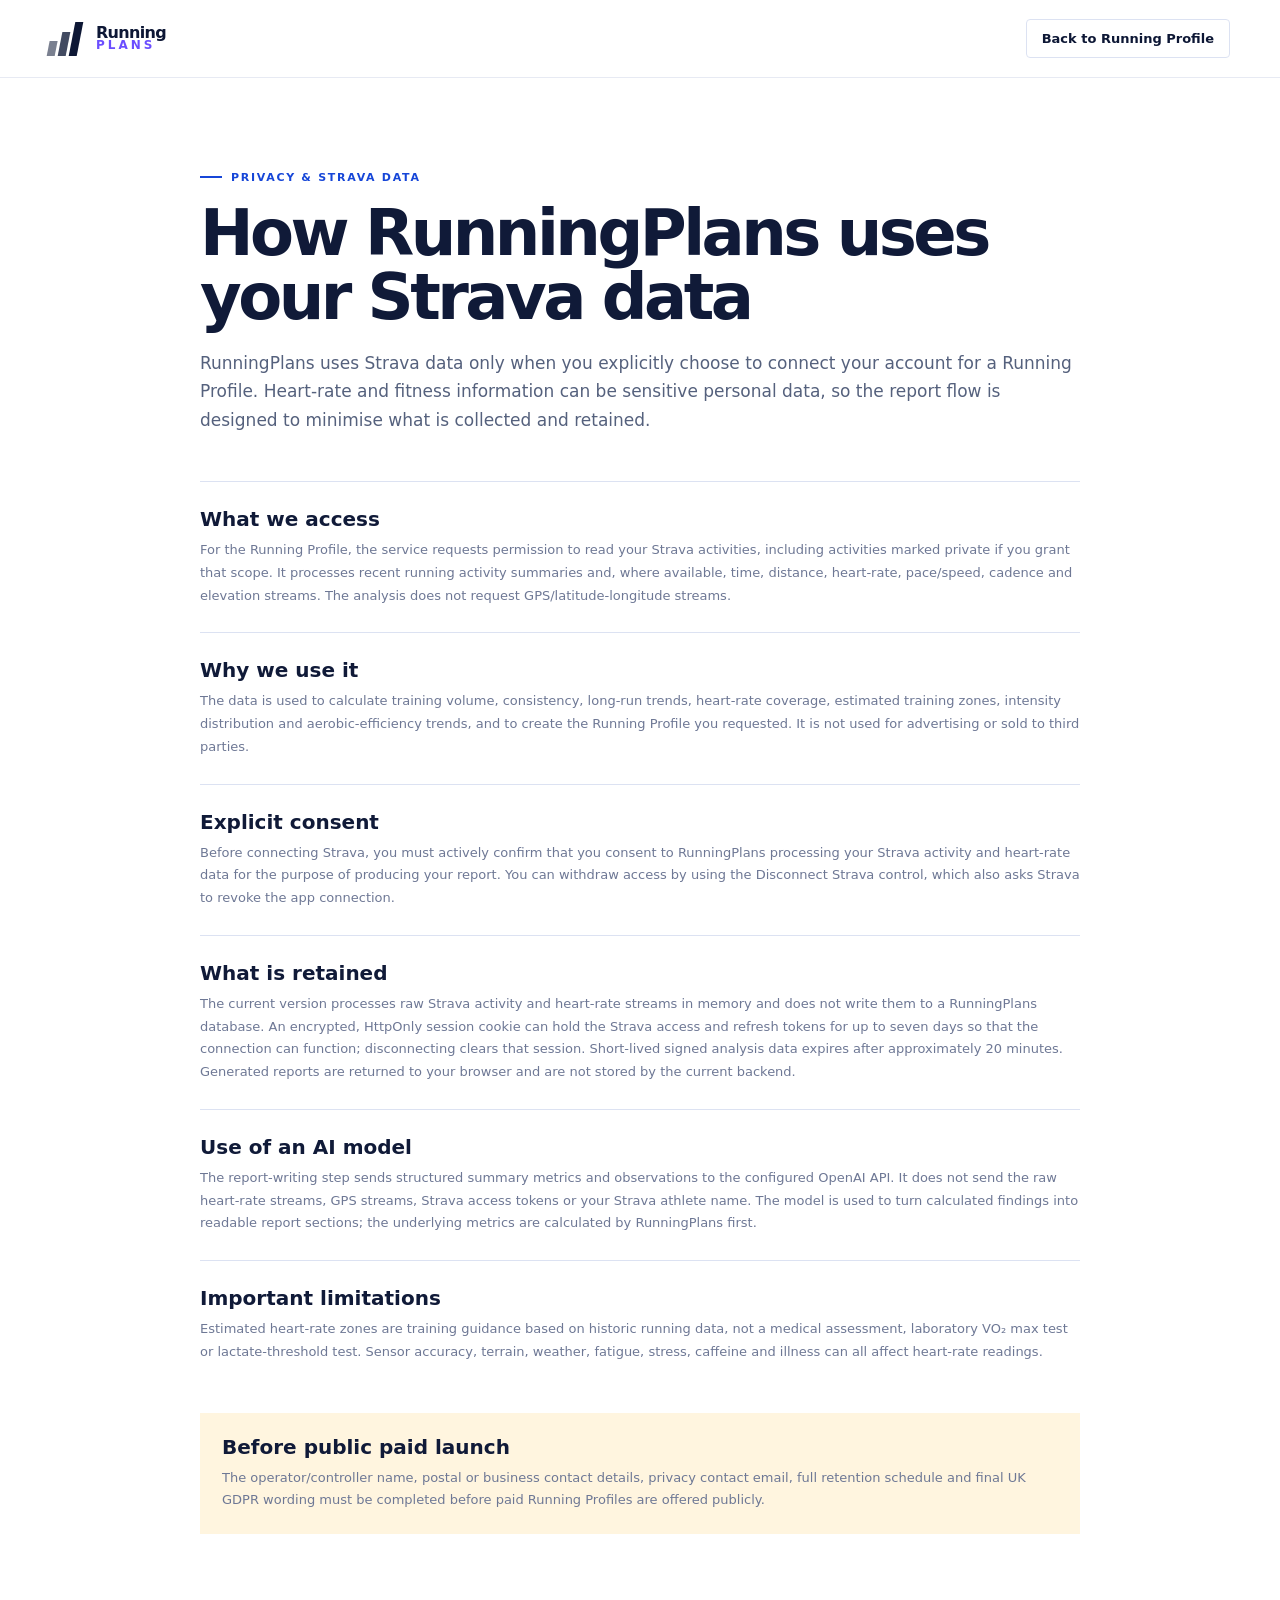
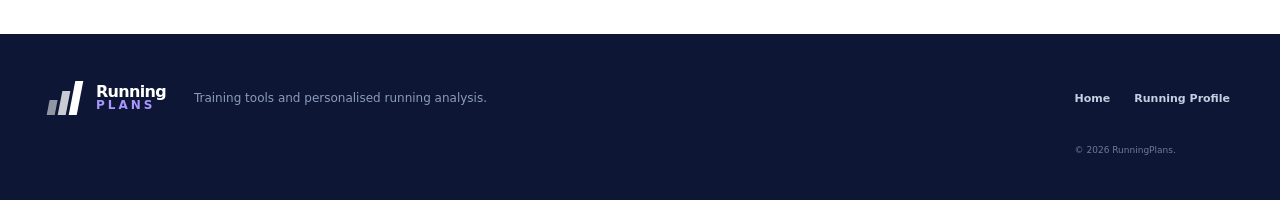
<file: privacy.html>
<!doctype html>
<html lang="en-GB">
<head>
  <meta charset="UTF-8">
  <meta name="viewport" content="width=device-width, initial-scale=1.0">
  <meta name="theme-color" content="#1646d8">
  <title>RunningPlans — Strava privacy & data use</title>
  <link rel="stylesheet" href="./styles.css?v=20260925-4">
</head>
<body>
  <header class="site-header"><div class="page-width nav-wrap"><a class="brand" href="./"><span class="brand-mark" aria-hidden="true"><span></span><span></span><span></span></span><span class="brand-name"><strong>Running</strong><em>PLANS</em></span></a><a class="button button-outline button-small" href="./#running-profile">Back to Running Profile</a></div></header>
  <main class="privacy-page page-width">
    <span class="eyebrow"><span></span>PRIVACY &amp; STRAVA DATA</span>
    <h1>How RunningPlans uses your Strava data</h1>
    <p class="privacy-lead">RunningPlans uses Strava data only when you explicitly choose to connect your account for a Running Profile. Heart-rate and fitness information can be sensitive personal data, so the report flow is designed to minimise what is collected and retained.</p>

    <section><h2>What we access</h2><p>For the Running Profile, the service requests permission to read your Strava activities, including activities marked private if you grant that scope. It processes recent running activity summaries and, where available, time, distance, heart-rate, pace/speed, cadence and elevation streams. The analysis does not request GPS/latitude-longitude streams.</p></section>

    <section><h2>Why we use it</h2><p>The data is used to calculate training volume, consistency, long-run trends, heart-rate coverage, estimated training zones, intensity distribution and aerobic-efficiency trends, and to create the Running Profile you requested. It is not used for advertising or sold to third parties.</p></section>

    <section><h2>Explicit consent</h2><p>Before connecting Strava, you must actively confirm that you consent to RunningPlans processing your Strava activity and heart-rate data for the purpose of producing your report. You can withdraw access by using the Disconnect Strava control, which also asks Strava to revoke the app connection.</p></section>

    <section><h2>What is retained</h2><p>The current version processes raw Strava activity and heart-rate streams in memory and does not write them to a RunningPlans database. An encrypted, HttpOnly session cookie can hold the Strava access and refresh tokens for up to seven days so that the connection can function; disconnecting clears that session. Short-lived signed analysis data expires after approximately 20 minutes. Generated reports are returned to your browser and are not stored by the current backend.</p></section>

    <section><h2>Use of an AI model</h2><p>The report-writing step sends structured summary metrics and observations to the configured OpenAI API. It does not send the raw heart-rate streams, GPS streams, Strava access tokens or your Strava athlete name. The model is used to turn calculated findings into readable report sections; the underlying metrics are calculated by RunningPlans first.</p></section>

    <section><h2>Important limitations</h2><p>Estimated heart-rate zones are training guidance based on historic running data, not a medical assessment, laboratory VO₂ max test or lactate-threshold test. Sensor accuracy, terrain, weather, fatigue, stress, caffeine and illness can all affect heart-rate readings.</p></section>

    <section class="privacy-launch-note"><h2>Before public paid launch</h2><p>The operator/controller name, postal or business contact details, privacy contact email, full retention schedule and final UK GDPR wording must be completed before paid Running Profiles are offered publicly.</p></section>
  </main>
  <footer class="site-footer"><div class="page-width footer-grid"><a class="brand brand-inverse" href="./"><span class="brand-mark" aria-hidden="true"><span></span><span></span><span></span></span><span class="brand-name"><strong>Running</strong><em>PLANS</em></span></a><p>Training tools and personalised running analysis.</p><nav><a href="./">Home</a><a href="./#running-profile">Running Profile</a></nav><small>© 2026 RunningPlans.</small></div></footer>
</body>
</html>
</file>
<file: styles.css>
:root{font-family:Inter,ui-sans-serif,system-ui,-apple-system,BlinkMacSystemFont,"Segoe UI",sans-serif;color:#101a38;background:#f6f8ff;font-synthesis:none;text-rendering:optimizeLegibility;--blue:#1646d8;--blue-dark:#0d2f9f;--navy:#0d1735;--violet:#6b4eff;--lavender:#a997ff;--sky:#dce8ff;--mist:#f6f8ff;--line:#dce2f2;--muted:#6e7895;--white:#fff;--shadow:0 18px 55px rgba(26,49,112,.12)}
*{box-sizing:border-box}html{scroll-behavior:smooth}body{margin:0;min-width:320px;min-height:100vh;background:#fff}button,input,select{font:inherit}button,a{-webkit-tap-highlight-color:transparent}button{cursor:pointer}a{color:inherit;text-decoration:none}.page-width{width:min(1180px,calc(100% - 48px));margin:0 auto}
.brand{display:inline-flex;align-items:center;gap:11px;color:var(--navy)}.brand-inverse{color:#fff}.brand-mark{width:35px;height:34px;display:flex;align-items:flex-end;gap:3px;transform:skewX(-11deg)}.brand-mark span{display:block;width:8px;background:currentColor}.brand-mark span:nth-child(1){height:15px;opacity:.55}.brand-mark span:nth-child(2){height:24px;opacity:.78}.brand-mark span:nth-child(3){height:34px}.brand-name{display:grid;line-height:.91;letter-spacing:-.7px}.brand-name strong{font-size:16px;font-weight:900}.brand-name em{font-size:12px;font-weight:800;letter-spacing:3px;font-style:normal;color:var(--violet)}.brand-inverse .brand-name em{color:var(--lavender)}
.button{min-height:48px;border:0;border-radius:4px;padding:0 20px;display:inline-flex;align-items:center;justify-content:center;gap:9px;font-weight:800;font-size:14px;transition:transform .18s ease,box-shadow .18s ease,background .18s ease}.button:hover{transform:translateY(-2px)}.button:focus-visible,.choice-card:focus-visible,.chip-button:focus-visible,.back-button:focus-visible,.menu-button:focus-visible{outline:3px solid rgba(107,78,255,.35);outline-offset:3px}.button-primary{color:#fff;background:var(--blue);box-shadow:0 10px 24px rgba(22,70,216,.22)}.button-primary:hover{background:var(--blue-dark);box-shadow:0 14px 28px rgba(22,70,216,.28)}.button-light{color:var(--navy);background:#fff}.button-outline{color:var(--navy);background:transparent;border:1px solid var(--line)}.button-small{min-height:39px;padding:0 15px;font-size:13px}.eyebrow{display:inline-flex;align-items:center;gap:9px;color:var(--blue);font-size:11px;line-height:1;letter-spacing:1.7px;font-weight:900;text-transform:uppercase}.eyebrow>span{width:22px;height:2px;background:currentColor}.eyebrow.light{color:#bdcaff}
.site-header{height:78px;display:flex;align-items:center;border-bottom:1px solid #e7eaf3;background:rgba(255,255,255,.97);position:sticky;top:0;z-index:50;backdrop-filter:blur(12px)}.nav-wrap{display:flex;align-items:center;justify-content:space-between}.desktop-nav{display:flex;align-items:center;gap:30px}.desktop-nav>a:not(.button){font-weight:700;font-size:13px;color:#3e4865}.desktop-nav>a:hover{color:var(--blue)}.menu-button{display:none;border:0;background:transparent;width:42px;height:42px;padding:9px}.menu-button span{display:block;height:2px;background:var(--navy);margin:5px 0}.mobile-nav{position:absolute;top:78px;left:0;right:0;background:#fff;border-bottom:1px solid var(--line);box-shadow:var(--shadow);padding:16px 24px}.mobile-nav a{display:block;padding:13px 0;font-weight:800;color:var(--navy)}
.hero-section{min-height:670px;padding:78px 0 90px;position:relative;overflow:hidden;background:linear-gradient(118deg,#fbfcff 0%,#f2f5ff 54%,#e5ecff 100%)}.hero-section:before{content:"";position:absolute;width:420px;height:420px;left:-160px;bottom:-230px;border:80px solid rgba(22,70,216,.04);border-radius:50%}.hero-grid{display:grid;grid-template-columns:.95fr 1.05fr;align-items:center;gap:72px}.hero-copy{position:relative;z-index:2}.hero-copy h1{margin:22px 0 24px;font-size:clamp(46px,5vw,72px);line-height:.99;letter-spacing:-4.2px;color:var(--navy)}.hero-copy h1 em{color:var(--blue);font-style:normal}.hero-copy>p{max-width:600px;margin:0;color:#55617d;font-size:18px;line-height:1.7}.hero-actions{display:flex;align-items:center;gap:22px;margin:34px 0}.text-link{font-size:13px;font-weight:800;color:var(--navy)}.text-link:hover{color:var(--blue)}.hero-proof{display:flex;align-items:center;gap:11px;color:#69738d;font-size:11px;font-weight:900;letter-spacing:.6px;text-transform:uppercase}.hero-proof i{width:4px;height:4px;background:var(--violet);transform:rotate(45deg)}
.hero-visual{min-height:510px;position:relative;display:flex;align-items:center;justify-content:center}.hero-grid-lines{position:absolute;inset:-20px -200px -20px -20px;opacity:.25;background-image:linear-gradient(rgba(22,70,216,.15) 1px,transparent 1px),linear-gradient(90deg,rgba(22,70,216,.15) 1px,transparent 1px);background-size:42px 42px;mask-image:linear-gradient(to left,black,transparent)}.hero-backplate{position:absolute;inset:8% 4% 4% 10%;background:var(--blue);transform:rotate(-3deg);box-shadow:0 26px 60px rgba(22,70,216,.24)}.plan-preview-card{width:min(500px,88%);position:relative;z-index:2;background:#fff;box-shadow:0 28px 65px rgba(13,23,53,.25);transform:rotate(1.2deg)}.preview-window{height:43px;padding:0 17px;display:flex;align-items:center;gap:7px;background:var(--navy);color:#fff}.preview-window>span{width:7px;height:7px;background:#627094;border-radius:50%}.preview-window>span:first-child{background:var(--lavender)}.preview-window small{margin-left:auto;color:#aeb9d7;font-size:8px;letter-spacing:1.5px;font-weight:800}.preview-body{padding:25px}.preview-top{display:flex;justify-content:space-between;gap:16px;padding-bottom:20px;border-bottom:1px solid var(--line)}.preview-top>div{display:grid;gap:4px}.preview-top small{color:var(--blue);font-size:8px;letter-spacing:1.2px;font-weight:900}.preview-top strong{font-size:21px}.preview-top span{color:var(--muted);font-size:10px}.preview-top b{height:max-content;background:var(--navy);color:#fff;padding:9px 10px;font-size:9px;letter-spacing:.6px}.preview-week{display:flex;justify-content:space-between;margin:20px 0 7px}.preview-week span{font-size:13px;font-weight:900}.preview-week small{color:var(--blue);font-size:8px;font-weight:900;letter-spacing:1px}.preview-session{min-height:58px;display:grid;grid-template-columns:35px 4px 1fr;align-items:center;gap:12px;border-top:1px solid #edf0f7}.preview-session>span{font-size:8px;font-weight:900;color:var(--muted)}.preview-session>i{height:30px;background:var(--blue)}.preview-session>i.violet{background:var(--violet)}.preview-session>i.muted{background:#9aa5c5}.preview-session>div{display:grid;gap:2px}.preview-session strong{font-size:11px}.preview-session small{font-size:8px;color:var(--muted)}.preview-note{margin-top:15px;padding:12px 13px;background:#f0edff;display:flex;align-items:baseline;gap:8px;color:#5340b9}.preview-note strong{font-size:17px}.preview-note span{font-size:9px;font-weight:800}.float-card{position:absolute;z-index:3;background:#fff;box-shadow:0 15px 38px rgba(13,23,53,.2);padding:14px 16px;display:grid;gap:1px;border-left:4px solid var(--violet)}.float-card strong{font-size:20px;color:var(--violet)}.float-card span{font-size:9px;color:var(--muted);font-weight:800}.float-one{left:-5px;bottom:60px;transform:rotate(-2deg)}.float-two{right:-12px;top:62px;border-left-color:var(--blue);transform:rotate(2deg)}.float-two strong{color:var(--blue)}
.statement-strip{background:var(--navy);color:#fff}.statement-strip>div{min-height:74px;display:flex;align-items:center;justify-content:space-between;gap:20px;font-size:10px;letter-spacing:1px;text-transform:uppercase;font-weight:800;white-space:nowrap}.statement-strip i{height:4px;width:4px;background:var(--violet);transform:rotate(45deg)}
.section{padding:108px 0}.section-heading{max-width:690px}.section-heading.centred{margin:0 auto 52px;text-align:center}.section-heading h2,.plans-copy h2,.pace-copy h2,.builder-intro h2,.notes-section h2{margin:14px 0 18px;font-size:clamp(37px,4.2vw,55px);line-height:1.03;letter-spacing:-3px;color:var(--navy)}.section-heading p,.plans-copy p,.pace-copy p,.builder-intro p,.notes-section p{color:var(--muted);line-height:1.7;font-size:16px}.feature-grid{display:grid;grid-template-columns:repeat(3,1fr);gap:18px}.feature-card{min-height:315px;padding:30px;border:1px solid var(--line);background:#fff;position:relative;display:flex;flex-direction:column;align-items:flex-start}.feature-card-dark{background:var(--navy);color:#fff;border-color:var(--navy);transform:translateY(-14px);box-shadow:var(--shadow)}.feature-number{position:absolute;right:23px;top:21px;color:#c5cbdd;font-size:11px;font-weight:900;letter-spacing:1px}.feature-card-dark .feature-number{color:#61709d}.feature-icon{width:48px;height:48px;display:grid;place-items:center;color:var(--blue);background:var(--sky);border-radius:4px;font-size:22px;font-weight:900}.feature-card-dark .feature-icon{color:#fff;background:var(--violet)}.feature-card h3{margin:28px 0 9px;font-size:21px;letter-spacing:-.5px}.feature-card p{margin:0;color:var(--muted);line-height:1.65;font-size:14px}.feature-card-dark p{color:#aeb9d7}.feature-card>small{margin-top:auto;padding-top:25px;color:var(--blue);font-weight:800;font-size:10px;letter-spacing:.5px}.feature-card-dark>small{color:var(--lavender)}
.plans-band{background:var(--navy);color:#fff;padding:105px 0;position:relative;overflow:hidden}.plans-band:before{content:"";position:absolute;right:0;top:0;width:42%;height:100%;background-image:linear-gradient(rgba(169,151,255,.08) 1px,transparent 1px),linear-gradient(90deg,rgba(169,151,255,.08) 1px,transparent 1px);background-size:34px 34px}.plans-grid{display:grid;grid-template-columns:1fr .9fr;gap:100px;align-items:center;position:relative}.plans-copy h2{color:#fff}.plans-copy p{color:#aeb9d7}.count-grid{display:grid;grid-template-columns:repeat(4,1fr);gap:10px;margin-top:30px}.count-grid div{border-top:2px solid #374469;padding-top:13px}.count-grid strong{display:block;font-size:26px}.count-grid span{display:block;color:#9ba8c8;font-size:9px;text-transform:uppercase;font-weight:800;margin-top:3px}.matrix-card{background:#fff;color:var(--navy);box-shadow:18px 18px 0 var(--violet);transform:rotate(-1deg)}.matrix-head{min-height:68px;padding:0 24px;display:flex;align-items:center;justify-content:space-between;background:var(--blue);color:#fff}.matrix-head span{font-size:11px;letter-spacing:1.2px;font-weight:900}.matrix-head strong{font-size:18px}.matrix-row{min-height:67px;padding:0 24px;display:grid;grid-template-columns:1fr 1.4fr auto;align-items:center;gap:12px;border-bottom:1px solid #e8ebf4}.matrix-row span{font-weight:900;font-size:13px}.matrix-row small{color:var(--muted);font-size:10px}.matrix-row b{color:var(--blue);font-size:20px}.matrix-foot{padding:18px 24px;color:var(--muted);font-size:10px;line-height:1.5;background:#f8f9fd}
.pace-section{padding:112px 0;display:grid;grid-template-columns:.9fr 1.1fr;align-items:center;gap:100px}.pace-copy p{max-width:530px}.pace-chips{display:flex;flex-wrap:wrap;gap:8px;margin-top:25px}.pace-chips span{padding:9px 11px;background:#f0f3fb;color:#52607e;font-size:10px;font-weight:800}.pace-preview{background:#fff;border:1px solid var(--line);box-shadow:var(--shadow);position:relative}.pace-preview:before{content:"";position:absolute;inset:-13px 13px 13px -13px;background:#e4eaff;z-index:-1}.pace-preview-head{height:70px;padding:0 25px;display:flex;align-items:center;justify-content:space-between;border-bottom:1px solid var(--line)}.pace-preview-head span{font-weight:900;font-size:17px}.pace-preview-head small{background:var(--navy);color:#fff;padding:8px 10px;font-weight:900;letter-spacing:1px}.pace-row{min-height:64px;padding:0 25px;display:flex;align-items:center;justify-content:space-between;border-bottom:1px solid #edf0f7}.pace-row span{font-size:12px;color:var(--muted);font-weight:700}.pace-row b{color:var(--blue);font-size:16px}
.builder-section{padding:110px 0;background:var(--blue);color:#fff;position:relative;overflow:hidden}.builder-section:before,.builder-section:after{content:"";position:absolute;width:260px;height:260px;border:55px solid rgba(255,255,255,.06);border-radius:50%}.builder-section:before{left:-110px;bottom:-150px}.builder-section:after{right:-100px;top:-160px}.builder-intro{max-width:650px;margin-bottom:42px;position:relative}.builder-intro h2{color:#fff}.builder-intro p{color:#ccd8ff}.builder-shell{display:grid;grid-template-columns:250px 1fr;background:#fff;color:var(--navy);position:relative;box-shadow:0 28px 65px rgba(13,23,53,.24);min-height:520px}.builder-progress{padding:32px 28px;background:var(--navy);color:#fff}.progress-meta{display:grid;gap:10px}.progress-meta span{font-size:9px;letter-spacing:1.2px;color:#98a7cf;font-weight:900}.progress-meta strong{font-size:18px;line-height:1.2}.progress-track{height:4px;background:#2b385d;margin-top:25px}.progress-track i{height:100%;width:16.66%;display:block;background:var(--violet);transition:width .25s ease}.builder-panel{padding:45px 48px;min-width:0}.question-head{max-width:670px;margin-bottom:28px}.question-head span{color:var(--blue);font-size:9px;letter-spacing:1.3px;font-weight:900}.question-head h3{margin:8px 0 9px;font-size:30px;letter-spacing:-1.4px}.question-head p{margin:0;color:var(--muted);font-size:13px;line-height:1.6}.choice-grid{display:grid;grid-template-columns:repeat(2,1fr);gap:12px}.choice-grid.four{grid-template-columns:repeat(4,1fr)}.choice-card{border:1px solid var(--line);background:#fff;min-height:110px;padding:18px;text-align:left;display:flex;flex-direction:column;justify-content:space-between;transition:border .18s,transform .18s,box-shadow .18s}.choice-card:hover{border-color:#9cace0;transform:translateY(-2px);box-shadow:0 9px 25px rgba(25,48,110,.08)}.choice-card.selected{border:2px solid var(--blue);background:#f2f6ff}.choice-card strong{font-size:17px;color:var(--navy)}.choice-card small{color:var(--muted);font-size:10px;line-height:1.45}.choice-card .big-number{font-size:29px;letter-spacing:-1.5px;color:var(--blue)}.question-actions{display:flex;align-items:center;justify-content:space-between;gap:12px;margin-top:32px;padding-top:24px;border-top:1px solid #edf0f7}.back-button{border:0;background:transparent;color:var(--muted);font-size:12px;font-weight:800;padding:10px 2px}.back-button:hover{color:var(--navy)}.field-group{display:grid;gap:10px;max-width:560px}.field-label{font-size:11px;color:#33405f;font-weight:900}.field-row{display:grid;grid-template-columns:1fr auto;gap:10px}.field-input,.field-select{width:100%;min-height:52px;padding:0 15px;border:1px solid #cfd6e7;border-radius:3px;color:var(--navy);background:#fff;outline:0;font-size:16px}.field-input:focus,.field-select:focus{border-color:var(--blue);box-shadow:0 0 0 3px rgba(22,70,216,.1)}.field-suffix{min-width:80px;display:grid;place-items:center;background:#f0f3fb;border:1px solid var(--line);font-size:12px;font-weight:900;color:#4b5878}.inline-note{margin-top:15px;padding:13px 15px;background:#edf3ff;border-left:3px solid var(--blue);color:#435277;font-size:11px;line-height:1.5}.inline-note strong{color:var(--navy)}.inline-warning{margin-top:15px;padding:13px 15px;background:#fff5df;border-left:3px solid #d08a00;color:#725116;font-size:11px;line-height:1.55}.field-error{margin-top:8px;color:#b42318;font-size:11px;font-weight:700}.chip-group{display:flex;flex-wrap:wrap;gap:8px;margin-top:16px}.chip-button{border:1px solid var(--line);background:#fff;padding:9px 11px;font-size:11px;color:#4d5875;font-weight:800}.chip-button:hover{border-color:var(--blue);color:var(--blue)}.chip-button.active{background:#edf3ff;border-color:var(--blue);color:var(--blue)}.recent-grid{display:grid;grid-template-columns:1fr 1fr;gap:14px}.recent-grid .full{grid-column:1/-1}.skip-row{display:flex;align-items:center;gap:9px;margin-top:18px;color:var(--muted);font-size:11px}.skip-row input{width:17px;height:17px;accent-color:var(--blue)}
.result-section{padding:100px 0;background:#f6f8ff}.result-hero{display:grid;grid-template-columns:1.2fr .8fr;gap:18px;margin-bottom:18px}.result-summary,.pace-card,.advice-card,.week-card{background:#fff;border:1px solid var(--line);box-shadow:0 12px 35px rgba(26,49,112,.07)}.result-summary{padding:34px;position:relative;overflow:hidden}.result-summary:after{content:"";position:absolute;width:180px;height:180px;border:38px solid #edf2ff;border-radius:50%;right:-75px;top:-85px}.result-kicker{color:var(--blue);font-size:9px;font-weight:900;letter-spacing:1.4px}.result-summary h2{position:relative;z-index:1;margin:8px 0 8px;font-size:clamp(32px,4vw,48px);letter-spacing:-2.5px;line-height:1.02}.result-summary>p{position:relative;z-index:1;margin:0;color:var(--muted);font-size:14px}.result-tags{display:flex;flex-wrap:wrap;gap:8px;margin-top:24px;position:relative;z-index:1}.result-tags span{padding:8px 10px;background:#edf3ff;color:#3d4e7e;font-size:9px;font-weight:900}.result-actions{display:flex;gap:9px;margin-top:26px;position:relative;z-index:1}.advice-card{padding:28px;background:var(--navy);color:#fff}.advice-card small{color:#9ba8cb;font-size:9px;letter-spacing:1.1px;font-weight:900}.advice-card h3{font-size:20px;margin:9px 0 10px}.advice-card p{color:#b6c0dc;font-size:12px;line-height:1.6;margin:0}.advice-card .advice-status{margin-top:18px;padding:12px;background:rgba(255,255,255,.07);border-left:3px solid var(--lavender);font-size:11px;line-height:1.5}.lead-in-card{margin:0 0 18px;padding:28px 30px;background:#edf3ff;border:1px solid #cfdcff;border-left:5px solid var(--blue);box-shadow:0 12px 35px rgba(26,49,112,.06)}.lead-in-card small{color:var(--blue);font-size:9px;letter-spacing:1.2px;font-weight:900}.lead-in-card h3{margin:7px 0 9px;font-size:22px;letter-spacing:-.7px;color:var(--navy)}.lead-in-card p{margin:0;color:#53617f;font-size:12px;line-height:1.65}.pace-card{padding:30px;margin-bottom:18px}.pace-card-head{display:flex;align-items:end;justify-content:space-between;gap:18px;margin-bottom:20px}.pace-card-head h3{margin:3px 0 0;font-size:24px;letter-spacing:-1px}.pace-card-head small{color:var(--blue);font-size:9px;letter-spacing:1px;font-weight:900}.pace-toggle{display:flex;border:1px solid var(--line)}.pace-toggle button{border:0;background:#fff;padding:9px 12px;font-size:10px;font-weight:900;color:var(--muted)}.pace-toggle button.active{background:var(--navy);color:#fff}.pace-grid{display:grid;grid-template-columns:repeat(6,1fr);border-top:1px solid var(--line);border-left:1px solid var(--line)}.pace-cell{padding:17px 15px;border-right:1px solid var(--line);border-bottom:1px solid var(--line);display:grid;gap:5px}.pace-cell span{font-size:9px;color:var(--muted);font-weight:800}.pace-cell strong{font-size:14px;color:var(--navy)}.pace-cell small{font-size:8px;color:#8a93aa;line-height:1.4}.plan-header{margin:55px 0 20px;display:flex;align-items:end;justify-content:space-between;gap:20px}.plan-header h3{margin:5px 0 0;font-size:30px;letter-spacing:-1.5px}.plan-header p{margin:0;color:var(--muted);font-size:12px;max-width:520px}.weeks-list{display:grid;gap:10px}.week-card{box-shadow:none}.week-card summary{list-style:none;cursor:pointer;display:grid;grid-template-columns:70px 1fr auto;align-items:center;gap:16px;min-height:76px;padding:0 22px}.week-card summary::-webkit-details-marker{display:none}.week-number{display:grid}.week-number small{color:var(--muted);font-size:8px;font-weight:900;letter-spacing:1px}.week-number strong{font-size:20px}.week-focus{display:grid;gap:3px}.week-focus strong{font-size:13px}.week-focus small{font-size:9px;color:var(--muted)}.week-chevron{width:26px;height:26px;display:grid;place-items:center;color:var(--blue);font-weight:900;transition:transform .2s}.week-card[open] .week-chevron{transform:rotate(45deg)}.session-list{border-top:1px solid var(--line);padding:0 22px}.session-row{min-height:84px;display:grid;grid-template-columns:60px 5px 1.4fr .55fr .8fr;gap:14px;align-items:center;border-bottom:1px solid #edf0f7}.session-row:last-child{border-bottom:0}.session-day{font-size:9px;font-weight:900;color:var(--muted);text-transform:uppercase}.session-line{height:38px;background:var(--blue)}.session-line.quality{background:var(--violet)}.session-line.easy{background:#96a1bf}.session-main{display:grid;gap:4px}.session-main strong{font-size:12px}.session-main small{color:var(--muted);font-size:9px;line-height:1.45}.session-distance{font-size:12px;font-weight:900;color:var(--navy)}.session-pace{font-size:10px;color:var(--blue);font-weight:900;text-align:right}.result-note{margin-top:18px;padding:18px 20px;background:#eef2fb;color:#53617f;font-size:11px;line-height:1.6;border-left:4px solid #9aa5c5}.result-note strong{color:var(--navy)}
.notes-section{padding:90px 0;display:grid;grid-template-columns:.8fr 1.2fr;align-items:center;gap:90px}.notes-section h2{font-size:40px}.notes-section p{font-size:14px}.site-footer{padding:45px 0;background:var(--navy);color:#fff}.footer-grid{display:grid;grid-template-columns:auto 1fr auto;align-items:center;gap:28px}.footer-grid p{color:#8d9abc;font-size:12px}.footer-grid nav{display:flex;gap:24px}.footer-grid nav a{color:#c6cee2;font-size:11px;font-weight:700}.footer-grid small{grid-column:3;color:#6f7a9b;font-size:9px}
@media(max-width:900px){.desktop-nav{display:none}.menu-button{display:block}.hero-grid,.plans-grid,.pace-section,.result-hero,.notes-section{grid-template-columns:1fr}.hero-grid{gap:30px}.hero-visual{min-height:470px}.hero-section{padding-top:55px}.statement-strip>div{overflow:auto;justify-content:flex-start;padding-top:0;padding-bottom:0}.feature-grid{grid-template-columns:1fr}.feature-card-dark{transform:none}.plans-grid{gap:55px}.pace-section{gap:55px}.builder-shell{grid-template-columns:1fr}.builder-progress{padding:22px 25px}.progress-meta{display:flex;justify-content:space-between;align-items:center}.progress-track{margin-top:15px}.pace-grid{grid-template-columns:repeat(3,1fr)}.notes-section{gap:20px}.footer-grid{grid-template-columns:1fr}.footer-grid small{grid-column:auto}.footer-grid nav{flex-wrap:wrap}}
@media(max-width:620px){.page-width{width:min(100% - 28px,1180px)}.site-header{height:68px}.mobile-nav{top:68px}.hero-section{padding:46px 0 60px;min-height:0}.hero-copy h1{font-size:43px;letter-spacing:-3px}.hero-copy>p{font-size:16px}.hero-actions{align-items:flex-start;flex-direction:column}.hero-visual{min-height:400px}.plan-preview-card{width:94%}.float-card{display:none}.preview-body{padding:18px}.section{padding:75px 0}.section-heading h2,.plans-copy h2,.pace-copy h2,.builder-intro h2{font-size:38px;letter-spacing:-2.2px}.plans-band,.builder-section{padding:76px 0}.count-grid{grid-template-columns:repeat(2,1fr)}.matrix-row{grid-template-columns:1fr auto}.matrix-row small{display:none}.pace-section{padding:78px 0}.builder-panel{padding:30px 20px}.choice-grid,.choice-grid.four{grid-template-columns:1fr 1fr}.question-head h3{font-size:25px}.recent-grid{grid-template-columns:1fr}.recent-grid .full{grid-column:auto}.result-section{padding:70px 0}.result-summary,.advice-card,.pace-card{padding:22px}.result-actions{flex-direction:column;align-items:stretch}.pace-card-head{align-items:flex-start;flex-direction:column}.pace-grid{grid-template-columns:repeat(2,1fr)}.plan-header{align-items:flex-start;flex-direction:column}.week-card summary{grid-template-columns:52px 1fr auto;padding:0 14px}.session-list{padding:0 14px}.session-row{grid-template-columns:42px 4px 1fr auto;gap:9px;padding:12px 0}.session-distance{grid-column:3}.session-pace{grid-column:4;grid-row:1 / span 2;max-width:95px}.notes-section{padding:65px 0}.notes-section h2{font-size:34px}.footer-grid{padding-bottom:12px}}
@media print{.site-header,.hero-section,.statement-strip,#how,#plans,#paces,.builder-section,.notes-section,.site-footer,.result-actions,.pace-toggle{display:none!important}body{background:#fff}.result-section{display:block!important;padding:0}.page-width{width:100%;max-width:none}.result-hero{grid-template-columns:1fr 1fr}.result-summary,.pace-card,.advice-card,.week-card{box-shadow:none;break-inside:avoid}.pace-grid{grid-template-columns:repeat(6,1fr)}.week-card{page-break-inside:avoid}.week-card>div{display:block!important}}
@media(prefers-reduced-motion:reduce){html{scroll-behavior:auto}*,*:before,*:after{transition:none!important}}
.button-full{width:100%}
.tools-section{padding:108px 0}
.tool-grid{display:grid;grid-template-columns:repeat(3,1fr);gap:18px}
.tool-card{min-height:300px;padding:30px;border:1px solid var(--line);background:#fff;position:relative;display:flex;flex-direction:column;align-items:flex-start;transition:transform .18s ease,border-color .18s ease,box-shadow .18s ease}
.tool-card:hover{transform:translateY(-4px);border-color:#aab7de;box-shadow:var(--shadow)}
.tool-card-primary{background:var(--navy);border-color:var(--navy);color:#fff}
.tool-number{position:absolute;top:21px;right:23px;color:#bac2d7;font-size:10px;font-weight:900;letter-spacing:1.2px}
.tool-card-primary .tool-number{color:#66749a}
.tool-icon{width:48px;height:48px;display:grid;place-items:center;background:var(--sky);color:var(--blue);font-size:20px;font-weight:900;border-radius:4px}
.tool-card-primary .tool-icon{background:var(--violet);color:#fff}
.tool-card h3{margin:27px 0 10px;font-size:22px;letter-spacing:-.6px}
.tool-card p{margin:0;color:var(--muted);font-size:14px;line-height:1.65}
.tool-card-primary p{color:#aeb9d7}
.tool-card>strong{margin-top:auto;padding-top:26px;color:var(--blue);font-size:11px}
.tool-card-primary>strong{color:var(--lavender)}
.calculator-section{padding:110px 0}
.calculator-heading{display:grid;grid-template-columns:1fr .85fr;gap:70px;align-items:end;margin-bottom:42px}
.calculator-heading h2{margin:14px 0 0;font-size:clamp(37px,4.2vw,55px);line-height:1.03;letter-spacing:-3px;color:var(--navy)}
.calculator-heading>p{margin:0;color:var(--muted);font-size:15px;line-height:1.7;max-width:510px}
.calculator-heading-light h2{color:#fff}
.calculator-heading-light>p{color:#aeb9d7}
.calculator-shell{display:grid;grid-template-columns:270px 1fr;border:1px solid var(--line);background:#fff;box-shadow:var(--shadow);min-height:520px}
.calculator-side{padding:30px;background:var(--navy);color:#fff}
.calculator-side>small,.form-kicker{display:block;color:#9aa8ce;font-size:9px;letter-spacing:1.2px;font-weight:900;margin-bottom:16px}
.calculator-tabs{display:grid;gap:8px}
.calculator-tabs button{min-height:48px;border:1px solid #334266;background:transparent;color:#b8c2dc;text-align:left;padding:0 15px;font-size:12px;font-weight:800}
.calculator-tabs button.active{background:var(--violet);border-color:var(--violet);color:#fff}
.calculator-tip{margin-top:30px;padding-top:24px;border-top:1px solid #2f3c61;display:grid;gap:7px}
.calculator-tip strong{font-size:11px}
.calculator-tip span{color:#8f9bbc;font-size:10px;line-height:1.6}
.calculator-main{padding:38px 42px;min-width:0}
.calc-form{display:grid;gap:22px}
.calc-form-grid{display:grid;grid-template-columns:repeat(2,minmax(0,1fr));gap:16px}
.calc-field{display:grid;gap:8px;min-width:0}
.calc-field.full{grid-column:1/-1}
.calc-field label{font-size:11px;color:#33405f;font-weight:900}
.calc-input-wrap{display:grid;grid-template-columns:1fr auto;min-width:0}
.calc-input-wrap .field-input{border-radius:3px 0 0 3px}
.calc-input-wrap .field-select{min-width:96px;border-left:0;border-radius:0 3px 3px 0}
.compact-select{min-width:96px}
.calc-presets{display:flex;flex-wrap:wrap;gap:7px}
.calc-preset{border:1px solid var(--line);background:#fff;color:#55617d;padding:8px 10px;font-size:10px;font-weight:800}
.calc-preset:hover{border-color:var(--blue);color:var(--blue)}
.calc-help{color:var(--muted);font-size:10px;line-height:1.5}
.calculator-result{margin-top:30px}
.calc-result-empty{padding:22px;background:#f5f7fc;color:var(--muted);font-size:12px;line-height:1.6;border-left:4px solid #b7c1da}
.calc-result-primary{padding:25px 27px;background:#eef3ff;border-left:5px solid var(--blue);display:flex;align-items:end;justify-content:space-between;gap:20px}
.calc-result-primary>div{display:grid;gap:5px}
.calc-result-primary small{color:var(--blue);font-size:9px;font-weight:900;letter-spacing:1.1px}
.calc-result-primary strong{font-size:34px;letter-spacing:-1.5px;color:var(--navy)}
.calc-result-primary span{color:var(--muted);font-size:11px}
.calc-metrics{display:grid;grid-template-columns:repeat(4,1fr);border-left:1px solid var(--line);border-top:1px solid var(--line);margin-top:14px}
.calc-metric{min-height:80px;padding:14px;border-right:1px solid var(--line);border-bottom:1px solid var(--line);display:grid;align-content:center;gap:4px}
.calc-metric span{font-size:8px;color:var(--muted);font-weight:900;letter-spacing:.6px;text-transform:uppercase}
.calc-metric strong{font-size:14px;color:var(--navy)}
.calc-subheading{margin:25px 0 10px;font-size:11px;color:var(--navy);font-weight:900;letter-spacing:.7px}
.calc-table-wrap{overflow-x:auto;border:1px solid var(--line)}
.calc-table{width:100%;border-collapse:collapse;min-width:520px}
.calc-table th,.calc-table td{padding:12px 14px;border-bottom:1px solid #e9edf6;text-align:left;font-size:10px}
.calc-table th{background:#f5f7fc;color:#6c7794;font-size:8px;letter-spacing:.8px;text-transform:uppercase}
.calc-table td strong{font-size:11px;color:var(--navy)}
.calc-table tr:last-child td{border-bottom:0}
.calc-error{padding:13px 15px;background:#fff2f0;border-left:4px solid #c0392b;color:#7a2e26;font-size:11px;line-height:1.5}
.vdot-section{padding:110px 0;background:var(--navy);color:#fff;position:relative;overflow:hidden}
.vdot-section:before{content:"";position:absolute;right:0;top:0;width:42%;height:100%;background-image:linear-gradient(rgba(169,151,255,.07) 1px,transparent 1px),linear-gradient(90deg,rgba(169,151,255,.07) 1px,transparent 1px);background-size:34px 34px}
.vdot-section>.page-width{position:relative}
.vdot-shell{display:grid;grid-template-columns:.72fr 1.28fr;gap:18px;align-items:start}
.vdot-form{background:var(--blue);padding:30px;box-shadow:12px 12px 0 rgba(107,78,255,.55)}
.vdot-form .field-label{display:block;color:#dce5ff;margin:15px 0 8px}
.vdot-form .field-input,.vdot-form .field-select{border-color:rgba(255,255,255,.3)}
.vdot-form .form-kicker{color:#c6d3ff}
.vdot-form .button{margin-top:24px}
.vdot-custom{margin-top:14px}
.calculator-disclaimer{margin:18px 0 0;color:#c6d3ff;font-size:9px;line-height:1.55}
.vdot-results{background:#fff;color:var(--navy);min-height:440px;padding:30px;box-shadow:var(--shadow)}
.vdot-placeholder{min-height:380px;display:grid;place-items:center;text-align:center;color:var(--muted);padding:30px}
.vdot-placeholder>div{max-width:430px}
.vdot-placeholder strong{display:block;color:var(--navy);font-size:21px;margin-bottom:8px}
.vdot-placeholder p{font-size:12px;line-height:1.6;margin:0}
.vdot-score-row{display:grid;grid-template-columns:auto 1fr;gap:24px;align-items:center;padding-bottom:25px;border-bottom:1px solid var(--line)}
.vdot-score{width:105px;height:105px;border-radius:50%;display:grid;place-items:center;background:var(--navy);color:#fff;box-shadow:inset 0 0 0 7px #e6ebff}
.vdot-score span{display:grid;text-align:center;line-height:1}
.vdot-score strong{font-size:33px;letter-spacing:-1.5px}
.vdot-score small{font-size:7px;color:#aeb9d7;margin-top:4px;letter-spacing:1px;font-weight:900}
.vdot-summary small{color:var(--blue);font-size:8px;letter-spacing:1px;font-weight:900}
.vdot-summary h3{margin:6px 0 7px;font-size:24px;letter-spacing:-1px}
.vdot-summary p{margin:0;color:var(--muted);font-size:11px;line-height:1.55}
.vdot-grid{display:grid;grid-template-columns:1fr 1fr;gap:18px;margin-top:22px}
.vdot-panel{border:1px solid var(--line);min-width:0}
.vdot-panel-head{padding:14px 16px;background:#f4f6fb;border-bottom:1px solid var(--line);display:flex;justify-content:space-between;align-items:center;gap:12px}
.vdot-panel-head strong{font-size:11px}
.vdot-panel-head small{color:var(--muted);font-size:8px}
.zone-row{display:grid;grid-template-columns:1fr auto;gap:12px;padding:12px 15px;border-bottom:1px solid #edf0f7;align-items:center}
.zone-row:last-child{border-bottom:0}
.zone-row>span{display:grid;gap:2px}
.zone-row strong{font-size:10px}
.zone-row small{font-size:8px;color:var(--muted)}
.zone-row>b{font-size:10px;color:var(--blue);text-align:right}
.vdot-equivalent{display:grid;grid-template-columns:1.1fr .9fr .8fr;padding:12px 15px;border-bottom:1px solid #edf0f7;align-items:center;gap:10px}
.vdot-equivalent:last-child{border-bottom:0}
.vdot-equivalent span{font-size:9px;font-weight:800}
.vdot-equivalent strong{font-size:10px}
.vdot-equivalent small{font-size:8px;color:var(--muted);text-align:right}
.vdot-note{margin-top:18px;padding:13px 15px;background:#f0edff;color:#5543b0;font-size:9px;line-height:1.55;border-left:4px solid var(--violet)}
@media(max-width:900px){
  .tool-grid{grid-template-columns:1fr}
  .calculator-heading{grid-template-columns:1fr;gap:18px}
  .calculator-shell{grid-template-columns:1fr}
  .calculator-side{padding:24px}
  .calculator-tabs{grid-template-columns:repeat(3,1fr)}
  .calculator-tabs button{text-align:center}
  .calculator-tip{display:none}
  .vdot-shell{grid-template-columns:1fr}
}
@media(max-width:620px){
  .tools-section,.calculator-section,.vdot-section{padding:75px 0}
  .calculator-heading h2{font-size:38px;letter-spacing:-2.2px}
  .calculator-main{padding:26px 18px}
  .calculator-tabs{grid-template-columns:1fr}
  .calc-form-grid{grid-template-columns:1fr}
  .calc-field.full{grid-column:auto}
  .calc-metrics{grid-template-columns:repeat(2,1fr)}
  .calc-result-primary{align-items:flex-start;flex-direction:column}
  .vdot-form,.vdot-results{padding:22px 18px}
  .vdot-grid{grid-template-columns:1fr}
  .vdot-score-row{grid-template-columns:1fr;text-align:center}
  .vdot-score{margin:0 auto}
  .vdot-equivalent{grid-template-columns:1fr auto}
  .vdot-equivalent small{grid-column:1/-1;text-align:left}
}
@media print{.tools-section,.calculator-section,.vdot-section{display:none!important}}

.tool-grid{grid-template-columns:repeat(4,1fr)}
.tool-card-paid{border-top:4px solid var(--violet);padding-top:27px}
.profile-section{padding:110px 0;background:linear-gradient(118deg,var(--navy) 0%,#132454 62%,#193b97 100%);color:#fff;position:relative;overflow:hidden}
.profile-section:before{content:"";position:absolute;width:430px;height:430px;border:80px solid rgba(169,151,255,.08);border-radius:50%;right:-190px;bottom:-230px}
.profile-grid{display:grid;grid-template-columns:.88fr 1.12fr;gap:78px;align-items:start;position:relative}
.profile-copy{padding-top:14px}
.profile-copy h2{margin:17px 0 20px;font-size:clamp(39px,4.3vw,57px);line-height:1.02;letter-spacing:-3.2px}
.profile-copy>p{color:#b7c2de;font-size:15px;line-height:1.75;max-width:560px}
.profile-price{display:flex;align-items:baseline;gap:10px;margin-top:26px}
.profile-price strong{font-size:34px;letter-spacing:-1.7px;color:#fff}
.profile-price span{font-size:8px;color:var(--lavender);letter-spacing:1.2px;font-weight:900}
.profile-feature-list{display:grid;gap:0;margin:29px 0;border-top:1px solid #33446c}
.profile-feature-list span{display:grid;grid-template-columns:30px 1fr;gap:10px;padding:13px 0;border-bottom:1px solid #33446c;color:#d5dcf0;font-size:11px;line-height:1.45}
.profile-feature-list b{color:var(--lavender);font-size:9px;letter-spacing:1px}
.profile-smallprint{font-size:9px!important;color:#8998bf!important}
.profile-smallprint a{color:#c6bbff;text-decoration:underline}
.profile-app-card{background:#fff;color:var(--navy);box-shadow:18px 18px 0 rgba(107,78,255,.65)}
.profile-card-top{min-height:58px;padding:0 22px;display:flex;align-items:center;justify-content:space-between;background:var(--blue);color:#fff}
.profile-card-top span{font-size:10px;font-weight:900;letter-spacing:1.1px}
.profile-card-top small{font-size:8px;color:#cbd7ff;font-weight:800;letter-spacing:1px}
.profile-app{padding:30px;min-height:500px}
.profile-loading{min-height:400px;display:grid;place-items:center;align-content:center;text-align:center;gap:9px}
.profile-loading-large{min-height:440px}
.profile-loading strong{font-size:17px}
.profile-loading small{max-width:420px;color:var(--muted);font-size:10px;line-height:1.55}
.profile-spinner{width:38px;height:38px;border-radius:50%;border:3px solid #dce3f4;border-top-color:var(--blue);animation:profileSpin .8s linear infinite}
@keyframes profileSpin{to{transform:rotate(360deg)}}
.profile-step-label,.profile-preview-flag,.profile-connected{color:var(--blue);font-size:8px;font-weight:900;letter-spacing:1.2px}
.profile-preview-flag{display:inline-block;background:#eeebff;color:#5a45c8;padding:8px 10px}
.profile-connected{display:flex;align-items:center;gap:7px}
.profile-connected-dot{width:7px;height:7px;border-radius:50%;background:#27a35b}
.profile-app h3{margin:10px 0 9px;font-size:27px;letter-spacing:-1.2px;line-height:1.06}
.profile-intro{margin:0 0 23px;color:var(--muted);font-size:12px;line-height:1.65}
.profile-data-list{display:grid;margin:20px 0 22px;border-top:1px solid var(--line)}
.profile-data-list span{display:grid;grid-template-columns:22px 1fr;gap:8px;padding:11px 0;border-bottom:1px solid var(--line);font-size:10px;color:#53607e}
.profile-data-list b{color:var(--blue)}
.profile-consent{display:grid;grid-template-columns:20px 1fr;gap:11px;padding:15px;margin:0 0 17px;background:#f4f6fb;color:#485673;font-size:10px;line-height:1.55;cursor:pointer}
.profile-consent input{width:17px;height:17px;accent-color:var(--blue);margin:1px 0 0}
.profile-secondary-actions{display:flex;align-items:center;justify-content:space-between;gap:16px;flex-wrap:wrap;margin-top:18px}
.profile-secondary-actions a,.profile-text-button{border:0;background:transparent;padding:5px 0;color:var(--muted);font-size:9px;font-weight:800;text-decoration:none}
.profile-secondary-actions a:hover,.profile-text-button:hover{color:var(--blue)}
.profile-alert{margin:0 0 18px;padding:13px 15px;background:#fff1ef;border-left:4px solid #bf4437;color:#7a312a;font-size:10px;line-height:1.55}
.profile-inline-note{margin:12px 0 0;padding:12px 14px;background:#f4f6fb;color:#65708a;font-size:9px;line-height:1.55}
.profile-preview-metrics,.profile-stat-grid,.profile-report-stats{display:grid;grid-template-columns:repeat(3,1fr);border-left:1px solid var(--line);border-top:1px solid var(--line);margin:23px 0}
.profile-preview-metrics div,.profile-stat-grid div,.profile-report-stats div{min-height:76px;padding:13px;border-right:1px solid var(--line);border-bottom:1px solid var(--line);display:grid;align-content:center;gap:3px}
.profile-preview-metrics strong,.profile-stat-grid strong,.profile-report-stats strong{font-size:18px;color:var(--navy)}
.profile-preview-metrics span,.profile-stat-grid span,.profile-report-stats span{font-size:8px;color:var(--muted);font-weight:800;text-transform:uppercase;letter-spacing:.5px}
.profile-quality{display:flex;align-items:center;justify-content:space-between;padding:10px 12px;margin:10px 0 19px;background:#f4f6fb;border-left:4px solid #9aa5c5}
.profile-quality-good{border-left-color:#29945a}
.profile-quality-limited{border-left-color:#d49216}
.profile-quality span{font-size:8px;color:var(--muted);font-weight:900;letter-spacing:1px}
.profile-quality strong{font-size:12px}
.profile-stat-grid{grid-template-columns:repeat(4,1fr);margin-bottom:13px}
.profile-mini-summary{display:flex;flex-wrap:wrap;gap:8px;margin:0 0 20px}
.profile-mini-summary span{padding:8px 10px;background:#eef3ff;color:#52617f;font-size:9px}
.profile-mini-summary b{color:var(--navy)}
.profile-report-header{padding-bottom:20px;border-bottom:1px solid var(--line)}
.profile-report-header>span{color:var(--blue);font-size:8px;letter-spacing:1.2px;font-weight:900}
.profile-report-header h3{font-size:29px;margin:6px 0 8px}
.profile-report-header p{margin:0;color:var(--muted);font-size:11px;line-height:1.65}
.profile-report-stats{grid-template-columns:repeat(4,1fr);margin:18px 0}
.profile-report-section{padding:20px 0;border-bottom:1px solid var(--line)}
.profile-report-section>small{color:var(--blue);font-size:7px;letter-spacing:1.1px;font-weight:900}
.profile-report-section h4{margin:5px 0 7px;font-size:16px}
.profile-report-section p{margin:0;color:#5e6984;font-size:10px;line-height:1.65}
.profile-report-section ul,.profile-report-caveats ul{margin:9px 0 0;padding-left:17px;color:#56617a;font-size:10px;line-height:1.6}
.profile-report-section li+li,.profile-report-caveats li+li{margin-top:5px}
.profile-zones{margin-top:14px;border:1px solid var(--line)}
.profile-zone-row{display:grid;grid-template-columns:1fr auto;gap:12px;align-items:center;padding:10px 12px;border-bottom:1px solid #edf0f7}
.profile-zone-row:last-child{border-bottom:0}
.profile-zone-row>span{display:grid;gap:2px}
.profile-zone-row b{font-size:9px}
.profile-zone-row small{font-size:7px;color:var(--muted)}
.profile-zone-row strong{font-size:9px;color:var(--blue)}
.profile-report-two{display:grid;grid-template-columns:1fr 1fr;gap:20px}
.profile-next{background:#eef3ff;margin:18px -30px 0;padding:20px 30px;border:0}
.profile-report-caveats{margin:18px 0 0;padding:14px 15px;background:#f6f7fb;color:#69748e}
.profile-report-caveats strong{font-size:9px;color:var(--navy)}
.profile-report-caveats ul{font-size:8px}
.profile-report-actions{display:flex;gap:9px;flex-wrap:wrap;margin-top:20px}
.profile-report-muted{padding:13px;color:var(--muted);font-size:9px}
.privacy-page{padding:85px 0 100px;max-width:880px}
.privacy-page h1{font-size:clamp(40px,6vw,64px);line-height:1;letter-spacing:-3.5px;margin:18px 0 20px}
.privacy-lead{font-size:17px;line-height:1.7;color:#55617d;margin-bottom:46px}
.privacy-page section{padding:25px 0;border-top:1px solid var(--line)}
.privacy-page h2{margin:0 0 8px;font-size:20px}
.privacy-page section p{margin:0;color:var(--muted);font-size:13px;line-height:1.75}
.privacy-launch-note{background:#fff5df;padding:22px!important;border:0!important;margin-top:24px}
@media(max-width:1050px){.tool-grid{grid-template-columns:repeat(2,1fr)}.profile-grid{grid-template-columns:1fr;gap:45px}.profile-copy{max-width:720px}}
@media(max-width:620px){.tool-grid{grid-template-columns:1fr}.profile-section{padding:76px 0}.profile-copy h2{font-size:39px;letter-spacing:-2.3px}.profile-app{padding:22px 18px}.profile-stat-grid,.profile-report-stats{grid-template-columns:repeat(2,1fr)}.profile-preview-metrics{grid-template-columns:1fr 1fr 1fr}.profile-report-two{grid-template-columns:1fr;gap:0}.profile-next{margin-left:-18px;margin-right:-18px;padding-left:18px;padding-right:18px}.profile-report-actions{flex-direction:column}.privacy-page{padding-top:55px}.privacy-page h1{font-size:42px}}
@media(prefers-reduced-motion:reduce){.profile-spinner{animation:none;border-top-color:#dce3f4}}
@media print{
  .profile-section{display:none!important}
  body.printing-profile .profile-section{display:block!important;background:#fff!important;padding:0!important;color:var(--navy)}
  body.printing-profile .profile-grid{display:block!important;width:100%!important}
  body.printing-profile .profile-copy{display:none!important}
  body.printing-profile .profile-app-card{box-shadow:none!important}
  body.printing-profile .profile-card-top{display:none!important}
  body.printing-profile .profile-report-actions{display:none!important}
  body.printing-profile .result-section{display:none!important}
}
</file>
